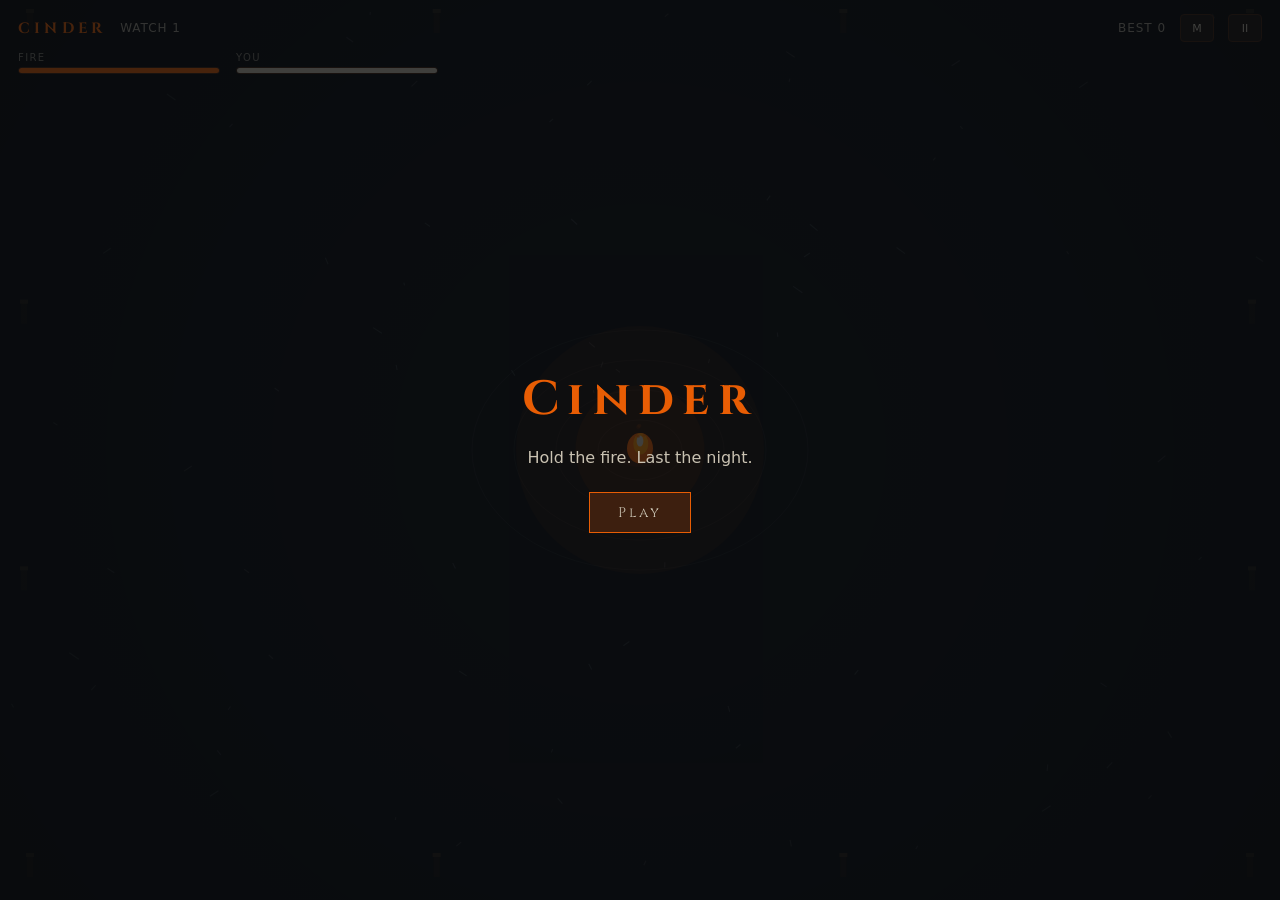
<file: index.html>
<!DOCTYPE html>
<html lang="en">
<head>
<meta charset="utf-8">
<meta name="viewport" content="width=device-width,initial-scale=1,maximum-scale=1,user-scalable=no">
<title>Cinder</title>
<link rel="icon" href="favicon.svg" type="image/svg+xml">
<link rel="preconnect" href="https://fonts.googleapis.com">
<link rel="stylesheet" href="https://fonts.googleapis.com/css2?family=Cinzel:wght@700&display=swap">
<link rel="stylesheet" href="css/style.css">
</head>
<body>
<canvas id="c"></canvas>
<div id="hud">
  <div class="row">
    <div class="brand">CINDER</div>
    <div id="watch">Watch 1</div>
    <div id="best">Best 0</div>
    <button type="button" id="mute" aria-label="Mute">M</button>
    <button type="button" id="pausebtn" aria-label="Pause">II</button>
  </div>
  <div class="bars">
    <div class="bar"><em>Fire</em><b><i id="fbar"></i></b></div>
    <div class="bar"><em>You</em><b><i id="pbar"></i></b></div>
  </div>
</div>
<div id="toast" hidden></div>
<div id="shade" class="on">
  <div id="card">
    <h1 id="tit">Cinder</h1>
    <p id="msg">Hold the fire. Last the night.</p>
    <button type="button" id="go">Play</button>
  </div>
</div>
<div id="stick" aria-hidden="true"><i id="knob"></i></div>
<div id="throw" aria-hidden="true"></div>
<script src="js/draw.js"></script>
<script src="js/game.js"></script>
</body>
</html>
</file>
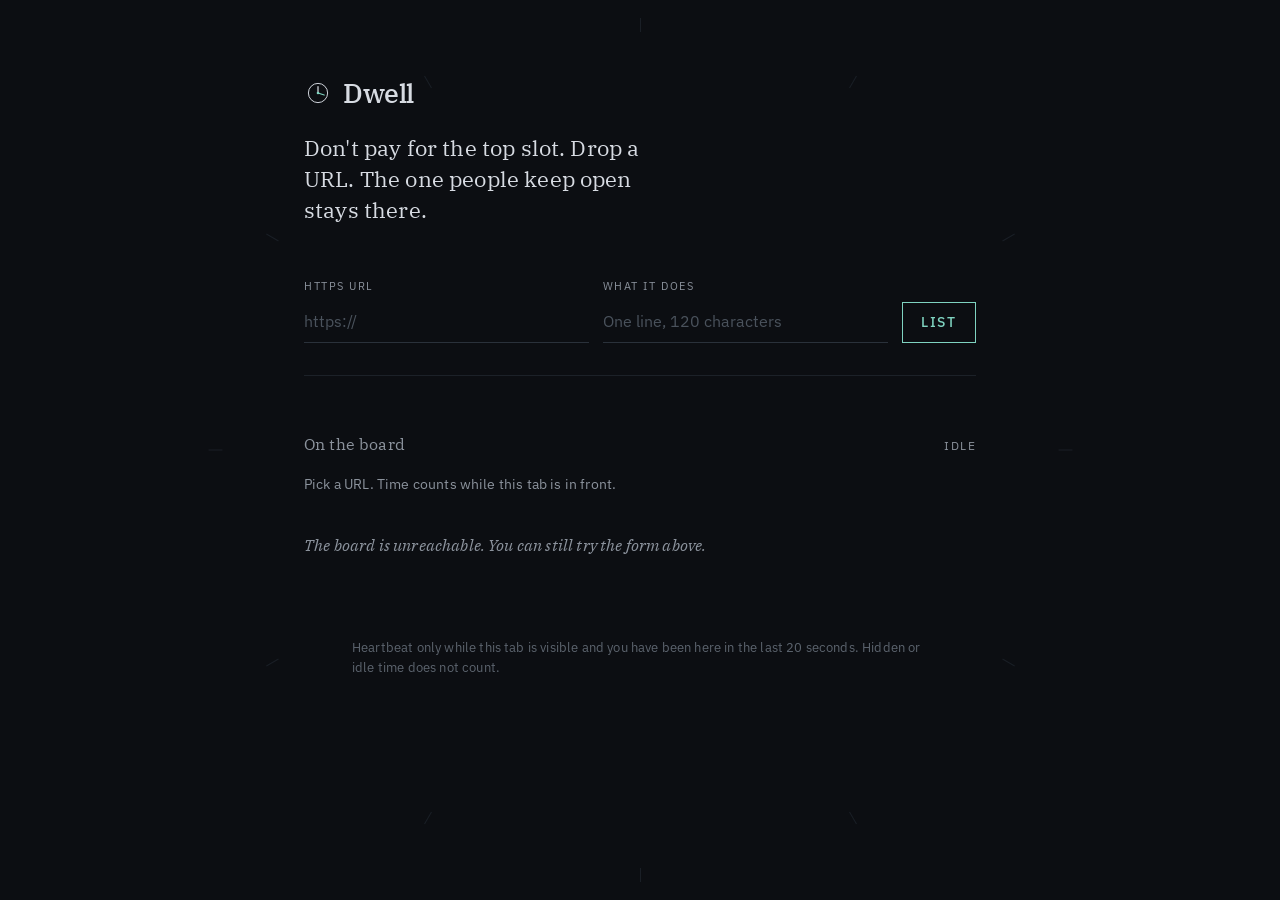
<file: dwell/index.html>
<!DOCTYPE html>
<html lang="en">
<head>
  <meta charset="utf-8">
  <meta name="viewport" content="width=device-width, initial-scale=1">
  <title>Dwell</title>
  <meta name="description" content="Don't pay for the top slot. Drop a URL. The one people keep open stays there.">
  <link rel="icon" href="favicon.svg" type="image/svg+xml">
  <link rel="preconnect" href="https://fonts.googleapis.com">
  <link rel="preconnect" href="https://fonts.gstatic.com" crossorigin>
  <link href="https://fonts.googleapis.com/css2?family=IBM+Plex+Sans:wght@400;500&family=IBM+Plex+Serif:ital,wght@0,400;0,500;1,400&display=swap" rel="stylesheet">
  <link rel="stylesheet" href="css/style.css">
</head>
<body>
  <div class="ring" aria-hidden="true">
    <i></i><i></i><i></i><i></i><i></i><i></i><i></i><i></i>
    <i></i><i></i><i></i><i></i>
  </div>

  <header class="mast">
    <div class="brand">
      <span class="mark" aria-hidden="true">
        <svg viewBox="0 0 32 32" width="28" height="28">
          <circle cx="16" cy="16" r="11" fill="none" stroke="currentColor" stroke-width="1.1"/>
          <path d="M16 16V8.8" stroke="currentColor" stroke-width="1.4" stroke-linecap="round"/>
          <path class="hand" d="M16 16l7.1 2.4" stroke="#7fd3c0" stroke-width="1.2" stroke-linecap="round"/>
          <circle cx="16" cy="16" r="1.5" fill="#7fd3c0"/>
        </svg>
      </span>
      <h1>Dwell</h1>
    </div>
    <p class="lede">Don't pay for the top slot. Drop a URL. The one people keep open stays there.</p>
  </header>

  <main>
    <form id="list-form" class="sheet" novalidate>
      <label class="field grow">
        <span>HTTPS URL</span>
        <input id="url" name="url" type="url" inputmode="url" autocomplete="url" required maxlength="400" placeholder="https://">
      </label>
      <label class="field grow">
        <span>What it does</span>
        <input id="line" name="line" type="text" required maxlength="120" placeholder="One line, 120 characters">
      </label>
      <button type="submit" class="go">List</button>
      <p id="form-note" class="note" role="status" hidden></p>
    </form>

    <section class="board" aria-labelledby="board-title">
      <div class="board-head">
        <h2 id="board-title">On the board</h2>
        <p id="pulse" class="pulse" aria-live="polite">idle</p>
      </div>
      <p id="hint" class="hint">Pick a URL. Time counts while this tab is in front.</p>
      <ol id="rows" class="rows"></ol>
      <p id="empty" class="empty" hidden>Nothing listed yet. Drop a URL above.</p>
    </section>
  </main>

  <footer>
    <p>Heartbeat only while this tab is visible and you have been here in the last 20 seconds. Hidden or idle time does not count.</p>
  </footer>

  <script src="js/config.js"></script>
  <script src="js/app.js"></script>
</body>
</html>
</file>
<file: css/style.css>
*{box-sizing:border-box;margin:0;padding:0}
html,body{width:100%;height:100%;overflow:hidden;background:#0b0d10;color:#c9c2b2;
font-family:system-ui,-apple-system,Segoe UI,sans-serif;user-select:none;-webkit-user-select:none;
touch-action:none}
canvas{display:block;width:100%;height:100%;cursor:crosshair}
#hud{position:fixed;left:0;right:0;top:0;padding:14px 18px 0;pointer-events:none;z-index:3}
#hud .row{display:flex;align-items:center;gap:14px}
.brand{font-family:Cinzel,Georgia,serif;font-weight:700;letter-spacing:.28em;font-size:15px;color:#e85d04}
#watch,#best{font-size:12px;letter-spacing:.08em;text-transform:uppercase;opacity:.78}
#best{margin-left:auto}
#hud button{pointer-events:auto;width:34px;height:28px;border:1px solid #3d1f0f;background:#1a120e;
color:#c9c2b2;font:11px/1 system-ui,sans-serif;border-radius:4px;cursor:pointer}
#hud button:hover{border-color:#e85d04;color:#e85d04}
.bars{display:flex;gap:16px;margin-top:10px;max-width:420px}
.bar{flex:1;min-width:0}
.bar em{display:block;font-style:normal;font-size:10px;letter-spacing:.14em;text-transform:uppercase;opacity:.6;margin-bottom:4px}
.bar b{display:block;height:7px;background:#1a120e;border:1px solid #3d1f0f;border-radius:99px;overflow:hidden}
.bar i{display:block;height:100%;width:100%;background:#e85d04;transform-origin:left center}
#pbar{background:#c9c2b2}
#toast{position:fixed;left:50%;top:22%;transform:translateX(-50%);z-index:4;
font-family:Cinzel,Georgia,serif;letter-spacing:.16em;font-size:18px;color:#c9c2b2;
text-shadow:0 2px 12px #0b0d10;pointer-events:none}
#shade{position:fixed;inset:0;background:rgba(11,13,16,.72);display:none;align-items:center;
justify-content:center;z-index:5}
#shade.on{display:flex}
#card{text-align:center;padding:28px 36px;max-width:22rem}
#card h1{font-family:Cinzel,Georgia,serif;font-size:48px;letter-spacing:.18em;color:#e85d04;font-weight:700}
#card p{margin:14px 0 22px;font-size:16px;line-height:1.45;color:#c9c2b2}
#go{pointer-events:auto;border:1px solid #e85d04;background:#3d1f0f;color:#c9c2b2;
font-family:Cinzel,Georgia,serif;letter-spacing:.2em;font-size:14px;padding:10px 28px;cursor:pointer}
#go:hover{background:#e85d04;color:#0b0d10}
#stick,#throw{position:fixed;z-index:4;opacity:0;pointer-events:none;touch-action:none}
#stick{left:22px;bottom:28px;width:104px;height:104px;border-radius:50%;
border:1px solid rgba(201,194,178,.22);background:rgba(11,13,16,.32)}
#knob{position:absolute;left:50%;top:50%;width:38px;height:38px;margin:-19px;border-radius:50%;
background:rgba(232,93,4,.5);pointer-events:none}
#throw{right:22px;bottom:36px;width:80px;height:80px;border-radius:50%;
border:1px solid rgba(232,93,4,.45);background:rgba(61,31,15,.5)}
#throw:after{content:"";position:absolute;inset:28px;border-radius:50%;background:#e85d04;opacity:.85}
body.touch #stick,body.touch #throw{opacity:1;pointer-events:auto}
@media (hover:none),(pointer:coarse){
  #stick,#throw{opacity:1;pointer-events:auto}
}
</file>
<file: dwell/css/style.css>
:root {
  --ink: #0c0e12;
  --stone: #d7dbe2;
  --mute: #8b929c;
  --line: #1c2128;
  --teal: #7fd3c0;
  --teal-dim: rgba(127, 211, 192, 0.16);
  --serif: "IBM Plex Serif", "Source Serif 4", "Iowan Old Style", Georgia, serif;
  --sans: "IBM Plex Sans", "Segoe UI", system-ui, sans-serif;
}
* { box-sizing: border-box; margin: 0; padding: 0; }
html, body { min-height: 100%; background: var(--ink); color: var(--stone); }
body {
  font-family: var(--sans);
  font-size: 16px;
  line-height: 1.55;
  letter-spacing: 0.01em;
  padding: 4.5rem 1.5rem 5rem;
  overflow-x: hidden;
}
.ring { position: fixed; inset: 0; pointer-events: none; z-index: 0; }
.ring i {
  position: absolute; left: 50%; top: 50%; width: 1px; height: 14px;
  margin-left: -0.5px; background: #1a1f26; transform-origin: 50% 0;
}
.ring i:nth-child(1)  { transform: translateY(-48vmin) rotate(0deg); }
.ring i:nth-child(2)  { transform: rotate(30deg) translateY(-48vmin); }
.ring i:nth-child(3)  { transform: rotate(60deg) translateY(-48vmin); }
.ring i:nth-child(4)  { transform: rotate(90deg) translateY(-48vmin); }
.ring i:nth-child(5)  { transform: rotate(120deg) translateY(-48vmin); }
.ring i:nth-child(6)  { transform: rotate(150deg) translateY(-48vmin); }
.ring i:nth-child(7)  { transform: rotate(180deg) translateY(-48vmin); }
.ring i:nth-child(8)  { transform: rotate(210deg) translateY(-48vmin); }
.ring i:nth-child(9)  { transform: rotate(240deg) translateY(-48vmin); }
.ring i:nth-child(10) { transform: rotate(270deg) translateY(-48vmin); }
.ring i:nth-child(11) { transform: rotate(300deg) translateY(-48vmin); }
.ring i:nth-child(12) { transform: rotate(330deg) translateY(-48vmin); }
.mast, main, footer { position: relative; z-index: 1; max-width: 42rem; margin: 0 auto; }
.mast { margin-bottom: 3.25rem; }
.brand { display: flex; align-items: center; gap: 0.7rem; margin-bottom: 1.15rem; }
.mark { color: var(--stone); display: grid; place-items: center; }
.mark .hand { transform-origin: 16px 16px; animation: sweep 60s linear infinite; }
@keyframes sweep { to { transform: rotate(360deg); } }
h1 { font-family: var(--serif); font-weight: 500; font-size: 1.7rem; letter-spacing: -0.02em; }
.lede { font-family: var(--serif); font-size: 1.35rem; font-weight: 400; line-height: 1.45; max-width: 28ch; }
.sheet {
  display: grid; grid-template-columns: 1fr 1fr auto; gap: 0.75rem 0.85rem;
  align-items: end; margin-bottom: 3.5rem; padding-bottom: 2rem; border-bottom: 1px solid var(--line);
}
.field { display: flex; flex-direction: column; gap: 0.4rem; }
.field.grow { min-width: 0; }
.field span { font-size: 0.68rem; letter-spacing: 0.14em; text-transform: uppercase; color: var(--mute); }
input {
  width: 100%; background: transparent; border: 0; border-bottom: 1px solid #2a313a;
  color: var(--stone); font: inherit; padding: 0.45rem 0 0.5rem; outline: none; border-radius: 0;
}
input:focus { border-bottom-color: var(--teal); }
input::placeholder { color: #4a525c; }
.go {
  background: transparent; color: var(--teal); border: 1px solid var(--teal);
  font: 500 0.85rem var(--sans); letter-spacing: 0.12em; text-transform: uppercase;
  padding: 0.62rem 1.15rem; cursor: pointer; height: 2.55rem;
}
.go:hover { background: var(--teal-dim); }
.go:disabled { opacity: 0.45; cursor: wait; }
.note { grid-column: 1 / -1; font-size: 0.88rem; color: var(--teal); }
.note.bad { color: #c9b8a8; }
.board-head { display: flex; justify-content: space-between; align-items: baseline; margin-bottom: 1.1rem; }
h2 { font-family: var(--serif); font-weight: 400; font-size: 1rem; color: var(--mute); }
.pulse { font-size: 0.72rem; letter-spacing: 0.12em; text-transform: uppercase; color: var(--mute); }
.pulse.live { color: var(--teal); }
.hint { color: var(--mute); font-size: 0.88rem; margin: 0 0 0.85rem; }
.hint[hidden] { display: none; }
.rows { list-style: none; }
.row {
  display: grid; grid-template-columns: 2.1rem 1fr auto; gap: 0.55rem 0.85rem;
  padding: 1.05rem 0.35rem 1.05rem 0.2rem; border-top: 1px solid var(--line);
  cursor: pointer; position: relative;
}
.row:last-child { border-bottom: 1px solid var(--line); }
.row::before {
  content: ""; position: absolute; left: -0.7rem; top: 1.15rem; bottom: 1.15rem;
  width: 2px; background: transparent;
}
.row:hover { background: rgba(215, 219, 226, 0.02); }
.row.on { background: var(--teal-dim); }
.row.on::before { background: var(--teal); box-shadow: 0 0 10px var(--teal); animation: beat 1.6s ease-in-out infinite; }
@keyframes beat { 0%, 100% { opacity: 0.45; } 50% { opacity: 1; } }
.rank { font-variant-numeric: tabular-nums; color: var(--mute); font-size: 0.82rem; padding-top: 0.2rem; }
.host { font-family: var(--serif); font-size: 1.08rem; font-weight: 500; letter-spacing: -0.01em; }
.what { color: var(--mute); font-size: 0.9rem; margin-top: 0.15rem; }
.meta { text-align: right; display: flex; flex-direction: column; align-items: flex-end; gap: 0.28rem; }
.time { font-variant-numeric: tabular-nums; font-size: 0.95rem; letter-spacing: 0.02em; }
.held { font-size: 0.68rem; letter-spacing: 0.14em; text-transform: uppercase; color: var(--teal); }
.out { font-size: 0.72rem; letter-spacing: 0.08em; text-transform: uppercase; color: var(--mute); text-decoration: none; }
.out:hover { color: var(--teal); }
.empty { color: var(--mute); font-family: var(--serif); font-style: italic; padding: 1.5rem 0; }
footer { margin-top: 3.5rem; color: #5c646e; font-size: 0.8rem; max-width: 36rem; }
@media (max-width: 640px) {
  body { padding: 2.6rem 1.1rem 3.5rem; }
  .sheet { grid-template-columns: 1fr; }
  .go { width: 100%; }
  .lede { font-size: 1.2rem; }
  .row { grid-template-columns: 1.7rem 1fr; }
  .meta { grid-column: 2; flex-direction: row; align-items: center; gap: 0.75rem; text-align: left; }
}
</file>
